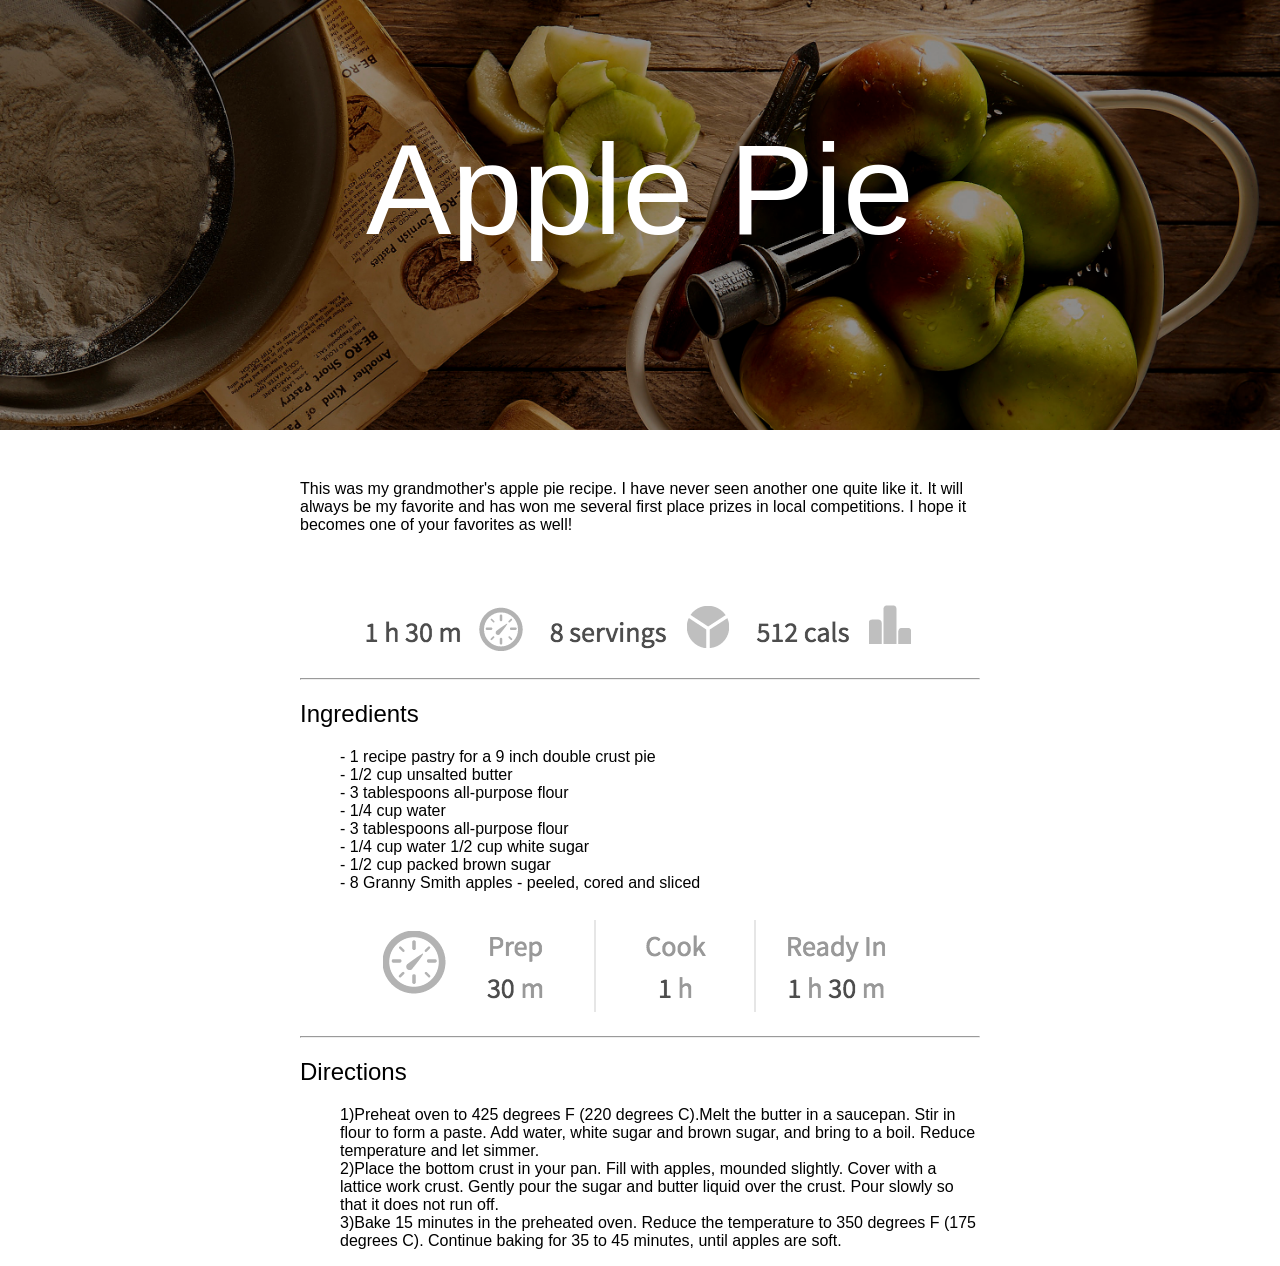
<file: apple-pie/index.html>
<!DOCTYPE html>
<html lang="en">
  <head>
    <meta charset="UTF-8" />
    <meta name="viewport" content="width=device-width, initial-scale=1.0" />
    <title>Apple Pie Recipe</title>
    <link rel="stylesheet" href="style.css" />
  </head>
  <body>

    <header class="header">
      <h1>Apple Pie</h1>
    </header>

   
    <p>This was my grandmother's apple pie recipe. I have never seen another one quite like it. It will always
    be my favorite and has won me several first place prizes in local competitions. I hope it becomes one of your
    favorites as well! </p>
   

    <section>
    <img src="recipe-info.png" />
    </section>

    <hr>
    
    <h2>Ingredients</h2>
    
    <ul>
    <li>- 1 recipe pastry for a 9 inch double crust pie</li> 
    <li>- 1/2 cup unsalted butter</li> 
    <li>- 3 tablespoons all-purpose flour</li>
    <li>- 1/4 cup water</li>
    <li>- 3 tablespoons all-purpose flour</li>
    <li>- 1/4 cup water 1/2 cup white sugar</li>
    <li>- 1/2 cup packed brown sugar</li>
    <li>- 8 Granny Smith apples - peeled, cored and sliced</li>
    </ul>

    <section>
    <img src="cooking-info.png" />
    </section>

    <hr>

    <h2>Directions</h2>

    <ol>
    <li>Preheat oven to 425 degrees F (220 degrees C).Melt the butter in a saucepan. Stir in flour to form a paste. Add water, white sugar and brown sugar, and bring
    to a boil. Reduce temperature and let simmer.</li>

    <li>Place the bottom crust in your pan. Fill with apples, mounded
    slightly. Cover with a lattice work crust. Gently pour the sugar and butter liquid over the crust. Pour slowly so
    that it does not run off.</li>

    <li>Bake 15 minutes in the preheated oven. Reduce the temperature to 350 degrees F (175
    degrees C). Continue baking for 35 to 45 minutes, until apples are soft.</li>
    </ol>
  </body>
</html>
</file>
<file: apple-pie/style.css>
html, body {
  margin: 0;
  padding: 0;
}

body {
  font-family: Arial, Helvetica, sans-serif;
  font-size: 16px;
  font-weight: lighter;
}

h1, h2 {
  font-family: Arial, Helvetica, sans-serif;
}

.header {
  background-image: url('apple-pie.jpg');
  background-position: 0 0;
  background-size:cover;
  background-repeat: no-repeat;
  height: 400px;
  padding-top: 30px;
  position: relative;
}

h1 {
  font-size: 8em;
  font-weight: lighter;
  text-align: center;
  color: white;
  
}

p {

align-items: center;
  text-align: left;

  
  margin: 50px 300px;
  font-weight: lighter;
  font-size: 6 em;
}

h2 {
  
  margin-left: 300px;
  font-weight: lighter;
}

ul {
  list-style:none;
}
ul li {
  margin-left: 300px;
  align-content: center;

}

img{
  display: block;
  margin: 0 auto;
}

ol {
    
  list-style: none;
  margin-left: 300px;
  margin-right: 300px;
}

ol > li {
 
  counter-increment: listcounter;
}

ol > li::before {
 
  content: counter(listcounter) ")";
}

hr {
  margin: 0 300px;

}
</file>
